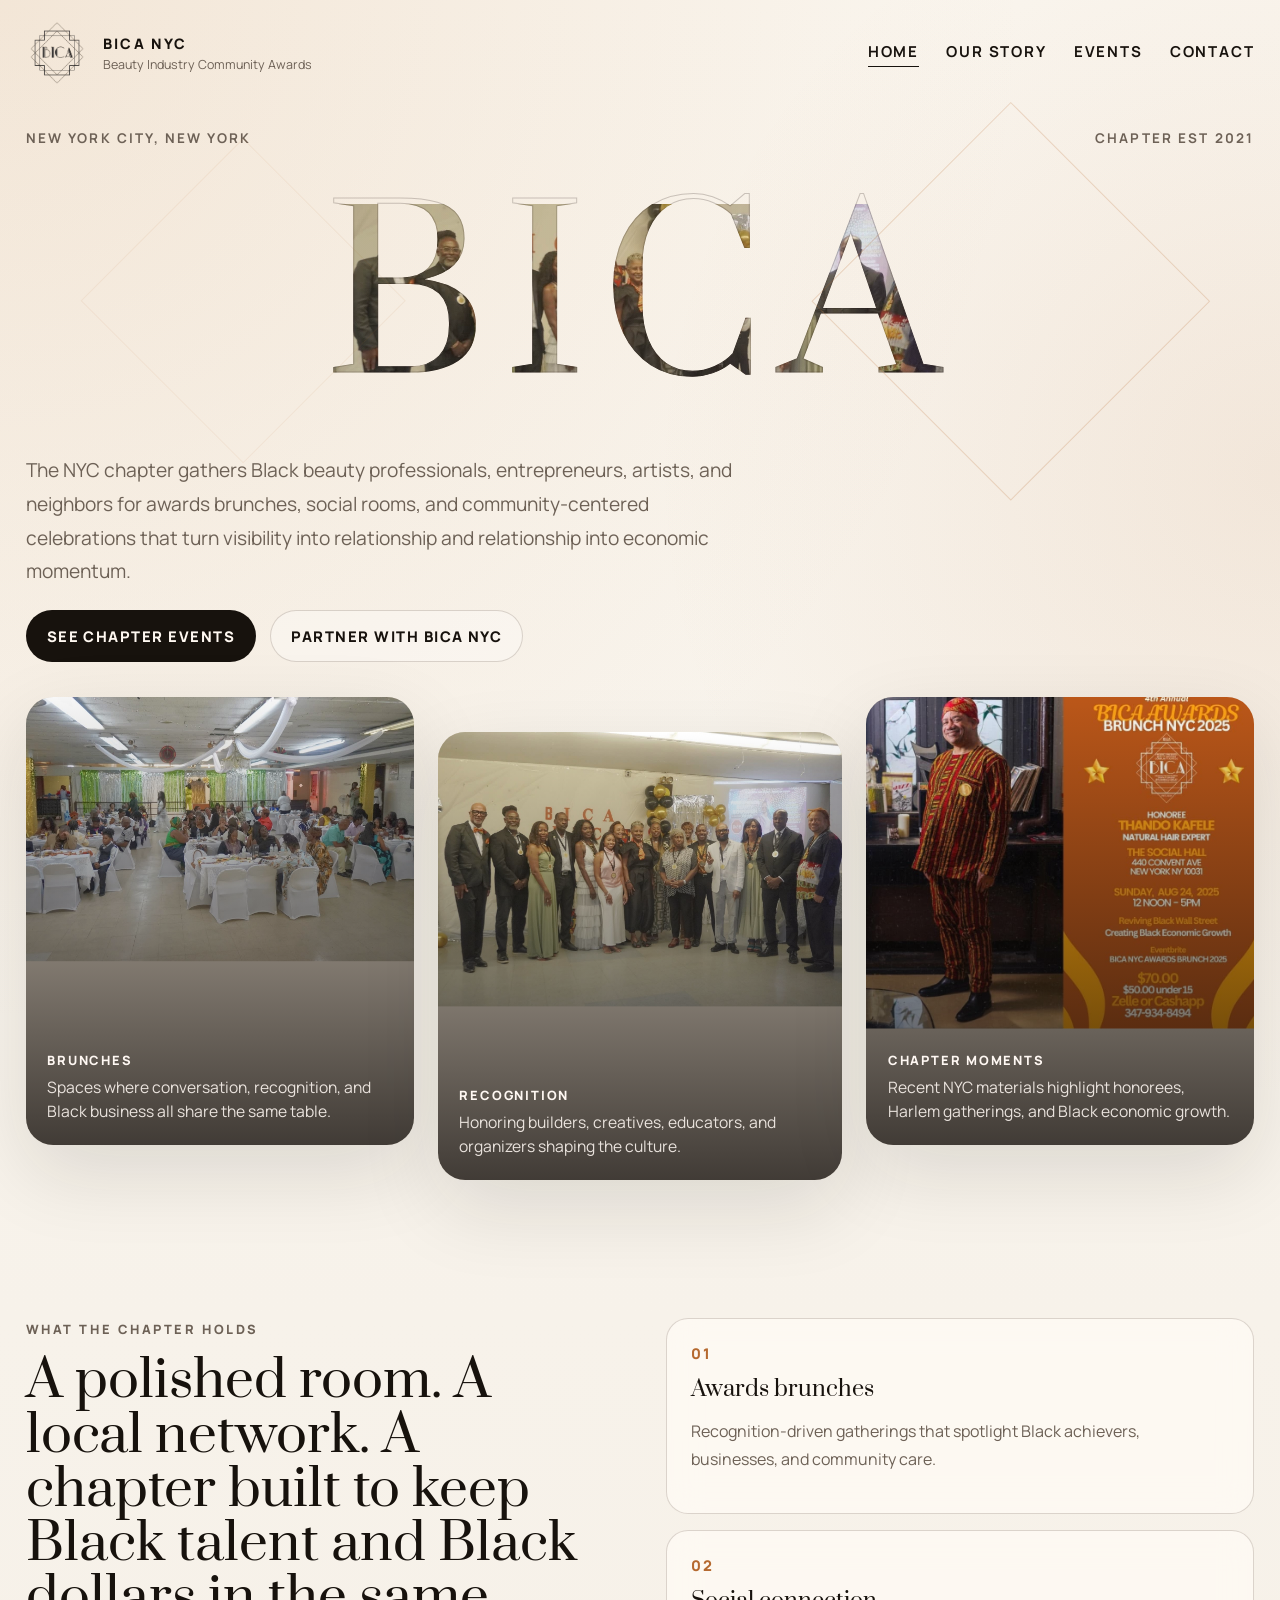
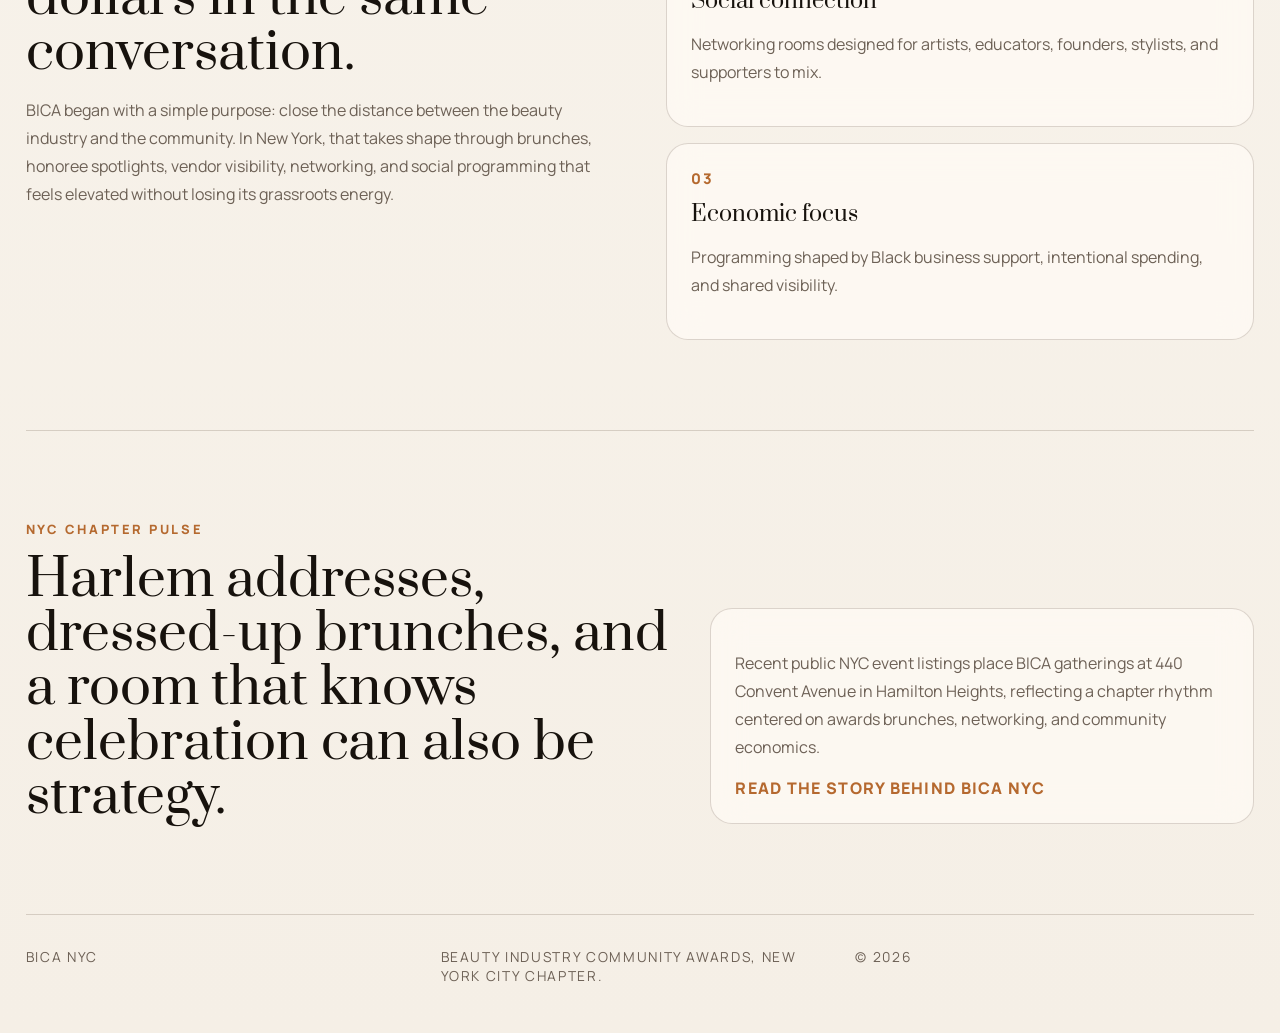
<file: index.html>
<!doctype html>
<html lang="en">
  <head>
    <meta charset="UTF-8" />
    <meta name="viewport" content="width=device-width, initial-scale=1.0" />
    <title>BICA NYC | Beauty Industry Community Awards</title>
    <meta
      name="description"
      content="BICA NYC celebrates Black beauty professionals, entrepreneurs, and community builders through awards brunches, social gatherings, and economic connection."
    />
    <link rel="icon" href="cleanIcon.png" type="image/png" />
    <link rel="preconnect" href="https://fonts.googleapis.com" />
    <link rel="preconnect" href="https://fonts.gstatic.com" crossorigin />
    <link
      href="https://fonts.googleapis.com/css2?family=Prata&family=Manrope:wght@400;500;600;700;800&display=swap"
      rel="stylesheet"
    />
    <link rel="stylesheet" href="styles.css" />
    <script src="app.js" defer></script>
  </head>
  <body data-page="home">
    <div class="page-shell">
      <header class="site-header">
        <a class="brand-lockup" href="index.html" aria-label="BICA NYC home">
          <img src="cleanIcon.png" alt="" />
          <div>
            <span>BICA NYC</span>
            <small>Beauty Industry Community Awards</small>
          </div>
        </a>
        <button class="menu-toggle" type="button" aria-expanded="false" aria-controls="site-nav">
          Menu
        </button>
        <nav class="site-nav" id="site-nav" aria-label="Primary navigation">
          <a href="index.html">Home</a>
          <a href="our-story.html">Our Story</a>
          <a href="events.html">Events</a>
          <a href="contact.html">Contact</a>
        </nav>
      </header>

      <main>
        <section class="hero hero-home">
          <div class="hero-rail">
            <p class="hero-meta">New York City, New York</p>
            <p class="hero-meta hero-meta-right">Chapter est 2021</p>
          </div>
          <div class="hero-wordmark-wrap">
            <h1 class="hero-wordmark">BICA</h1>
          </div>
          <div class="hero-intro">
            <p class="lede">
              The NYC chapter gathers Black beauty professionals, entrepreneurs, artists, and neighbors for
              awards brunches, social rooms, and community-centered celebrations that turn visibility into
              relationship and relationship into economic momentum.
            </p>
            <div class="hero-actions">
              <a class="button button-dark" href="events.html">See chapter events</a>
              <a class="button button-ghost" href="contact.html">Partner with BICA NYC</a>
            </div>
          </div>
          <div class="media-ribbon" data-auto-track>
            <article class="media-card media-card-tall">
              <img src="assets/banquet-room.jpg" alt="Guests seated at a BICA brunch gathering in New York." />
              <div class="media-copy">
                <span>Brunches</span>
                <p>Spaces where conversation, recognition, and Black business all share the same table.</p>
              </div>
            </article>
            <article class="media-card media-card-tall media-card-focus">
              <img
                src="assets/award-honorees.jpg"
                alt="BICA honorees and community leaders posing together after an awards celebration."
              />
              <div class="media-copy">
                <span>Recognition</span>
                <p>Honoring builders, creatives, educators, and organizers shaping the culture.</p>
              </div>
            </article>
            <article class="media-card media-card-tall">
              <img
                src="assets/nyc-brunch-2025-poster.jpg"
                alt="Poster for the 4th Annual BICA Awards Brunch NYC 2025."
              />
              <div class="media-copy">
                <span>Chapter moments</span>
                <p>Recent NYC materials highlight honorees, Harlem gatherings, and Black economic growth.</p>
              </div>
            </article>
          </div>
        </section>

        <section class="section split-section">
          <div class="section-copy">
            <p class="section-label">What the chapter holds</p>
            <h2>
              A polished room. A local network. A chapter built to keep Black talent and Black dollars in the
              same conversation.
            </h2>
            <p>
              BICA began with a simple purpose: close the distance between the beauty industry and the
              community. In New York, that takes shape through brunches, honoree spotlights, vendor
              visibility, networking, and social programming that feels elevated without losing its grassroots
              energy.
            </p>
          </div>
          <div class="stat-grid">
            <article>
              <span>01</span>
              <h3>Awards brunches</h3>
              <p>Recognition-driven gatherings that spotlight Black achievers, businesses, and community care.</p>
            </article>
            <article>
              <span>02</span>
              <h3>Social connection</h3>
              <p>Networking rooms designed for artists, educators, founders, stylists, and supporters to mix.</p>
            </article>
            <article>
              <span>03</span>
              <h3>Economic focus</h3>
              <p>Programming shaped by Black business support, intentional spending, and shared visibility.</p>
            </article>
          </div>
        </section>

        <section class="section chapter-band">
          <div class="chapter-band-copy">
            <p class="section-label">NYC Chapter Pulse</p>
            <h2>Harlem addresses, dressed-up brunches, and a room that knows celebration can also be strategy.</h2>
          </div>
          <div class="quote-panel">
            <p>
              Recent public NYC event listings place BICA gatherings at 440 Convent Avenue in Hamilton
              Heights, reflecting a chapter rhythm centered on awards brunches, networking, and community
              economics.
            </p>
            <a class="text-link" href="our-story.html">Read the story behind BICA NYC</a>
          </div>
        </section>
      </main>

      <footer class="site-footer">
        <p>BICA NYC</p>
        <p>Beauty Industry Community Awards, New York City chapter.</p>
        <p>&copy; <span data-year></span></p>
      </footer>
    </div>
  </body>
</html>
</file>
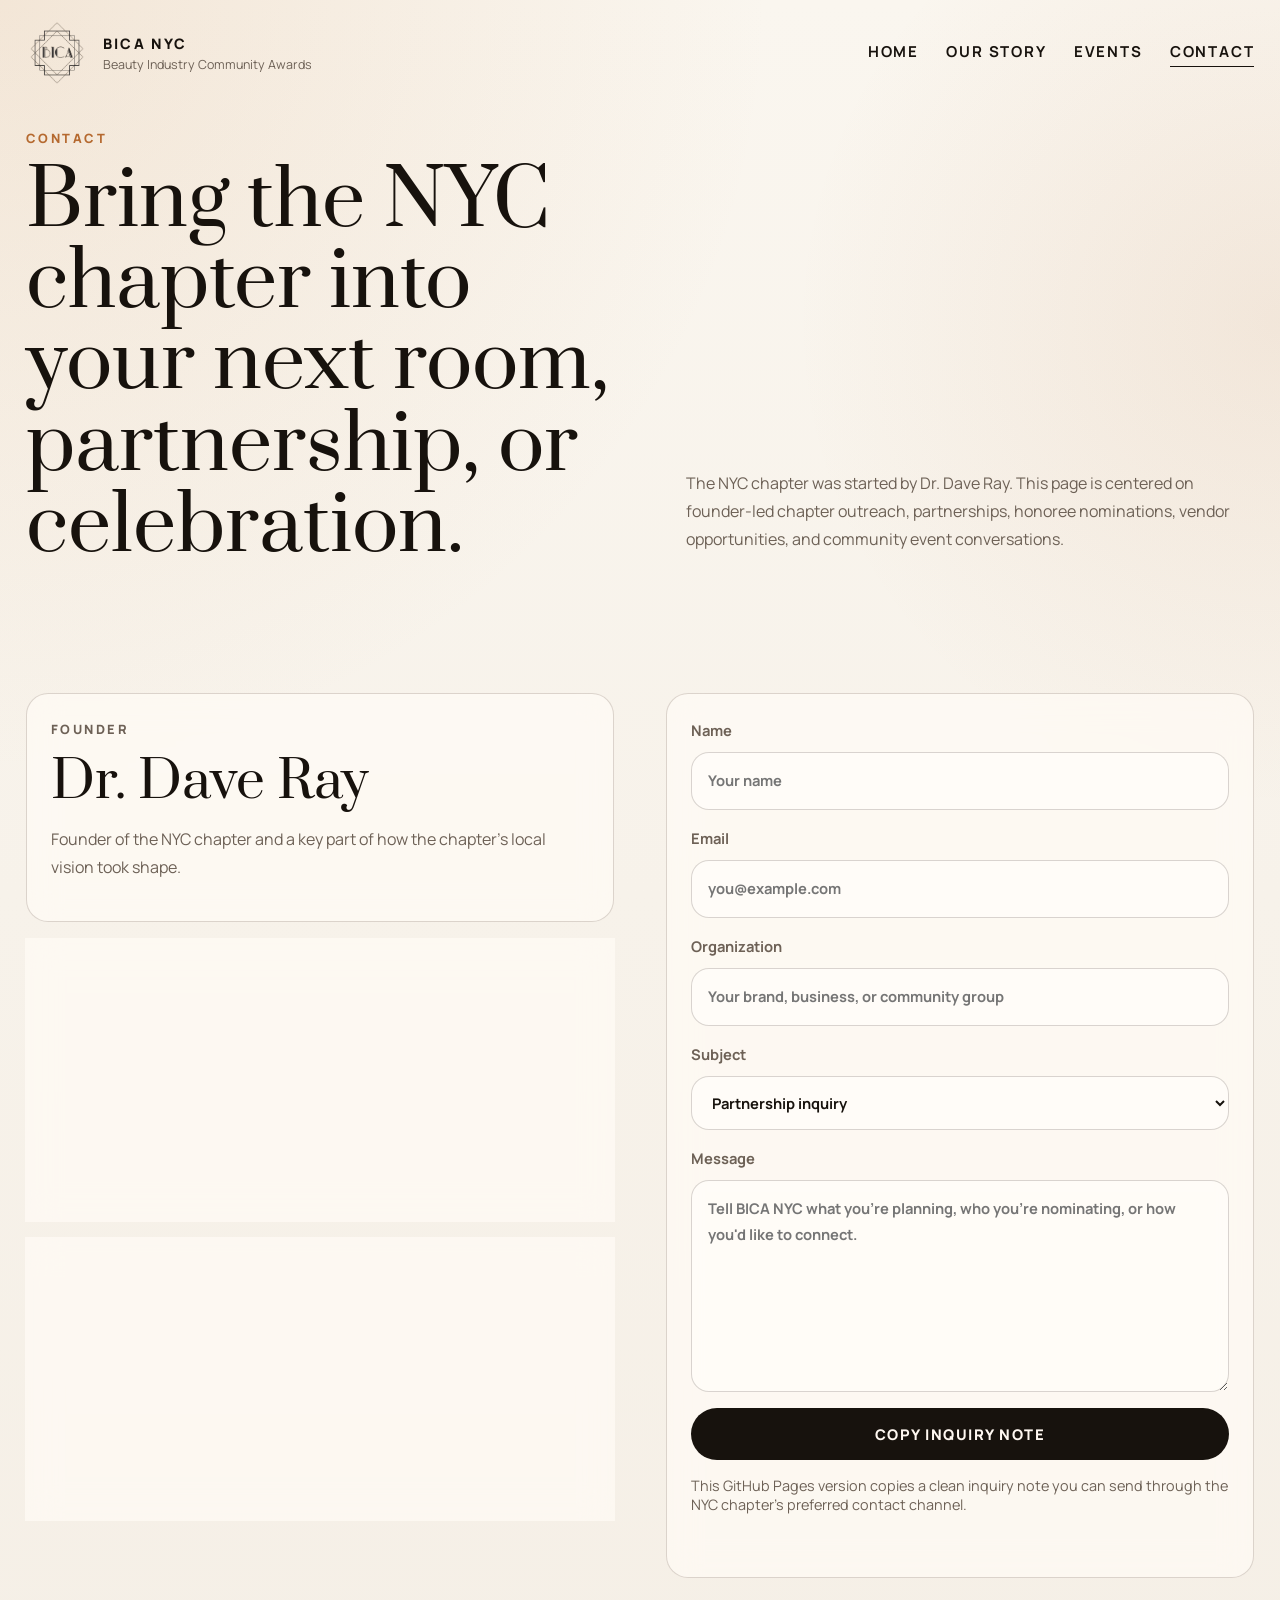
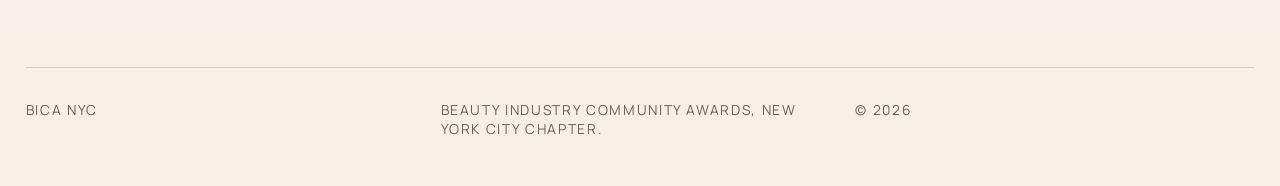
<file: contact.html>
<!doctype html>
<html lang="en">
  <head>
    <meta charset="UTF-8" />
    <meta name="viewport" content="width=device-width, initial-scale=1.0" />
    <title>Contact | BICA NYC</title>
    <meta
      name="description"
      content="Reach BICA NYC for partnerships, honoree nominations, vendor participation, and chapter event information."
    />
    <link rel="icon" href="cleanIcon.png" type="image/png" />
    <link rel="preconnect" href="https://fonts.googleapis.com" />
    <link rel="preconnect" href="https://fonts.gstatic.com" crossorigin />
    <link
      href="https://fonts.googleapis.com/css2?family=Prata&family=Manrope:wght@400;500;600;700;800&display=swap"
      rel="stylesheet"
    />
    <link rel="stylesheet" href="styles.css" />
    <script src="app.js" defer></script>
  </head>
  <body data-page="contact">
    <div class="page-shell">
      <header class="site-header">
        <a class="brand-lockup" href="index.html" aria-label="BICA NYC home">
          <img src="cleanIcon.png" alt="" />
          <div>
            <span>BICA NYC</span>
            <small>Beauty Industry Community Awards</small>
          </div>
        </a>
        <button class="menu-toggle" type="button" aria-expanded="false" aria-controls="site-nav">
          Menu
        </button>
        <nav class="site-nav" id="site-nav" aria-label="Primary navigation">
          <a href="index.html">Home</a>
          <a href="our-story.html">Our Story</a>
          <a href="events.html">Events</a>
          <a href="contact.html">Contact</a>
        </nav>
      </header>

      <main>
        <section class="page-hero">
          <div>
            <p class="section-label">Contact</p>
            <h1>Bring the NYC chapter into your next room, partnership, or celebration.</h1>
          </div>
          <p class="page-hero-copy">
            The NYC chapter was started by Dr. Dave Ray. This page is centered on founder-led chapter
            outreach, partnerships, honoree nominations, vendor opportunities, and community event
            conversations.
          </p>
        </section>

        <section class="section contact-layout">
          <div class="contact-stack">
            <article class="contact-card">
              <p class="section-label">Founder</p>
              <h2>Dr. Dave Ray</h2>
              <p>Founder of the NYC chapter and a key part of how the chapter’s local vision took shape.</p>
            </article>
            <article class="contact-card">
              <p class="section-label">Chapter focus</p>
              <h2>What to reach out about</h2>
              <p>Partnerships, honoree nominations, vendor participation, chapter updates, and social programming.</p>
            </article>
            <article class="contact-card">
              <p class="section-label">NYC chapter</p>
              <h2>Founder-led chapter building</h2>
              <p>The contact flow is designed for collaboration, local programming, and future NYC chapter growth.</p>
            </article>
          </div>

          <form class="contact-form" data-inquiry-form>
            <label>
              Name
              <input type="text" name="name" placeholder="Your name" required />
            </label>
            <label>
              Email
              <input type="email" name="email" placeholder="you@example.com" required />
            </label>
            <label>
              Organization
              <input type="text" name="organization" placeholder="Your brand, business, or community group" />
            </label>
            <label>
              Subject
              <select name="subject">
                <option value="Partnership inquiry">Partnership inquiry</option>
                <option value="Honoree nomination">Honoree nomination</option>
                <option value="Vendor interest">Vendor interest</option>
                <option value="General chapter question">General chapter question</option>
              </select>
            </label>
            <label>
              Message
              <textarea
                name="message"
                rows="7"
                placeholder="Tell BICA NYC what you're planning, who you're nominating, or how you'd like to connect."
                required
              ></textarea>
            </label>
            <button class="button button-dark" type="submit">Copy inquiry note</button>
            <p class="form-note">
              This GitHub Pages version copies a clean inquiry note you can send through the NYC chapter’s
              preferred contact channel.
            </p>
            <p class="form-status" data-form-status aria-live="polite"></p>
          </form>
        </section>
      </main>

      <footer class="site-footer">
        <p>BICA NYC</p>
        <p>Beauty Industry Community Awards, New York City chapter.</p>
        <p>&copy; <span data-year></span></p>
      </footer>
    </div>
  </body>
</html>
</file>
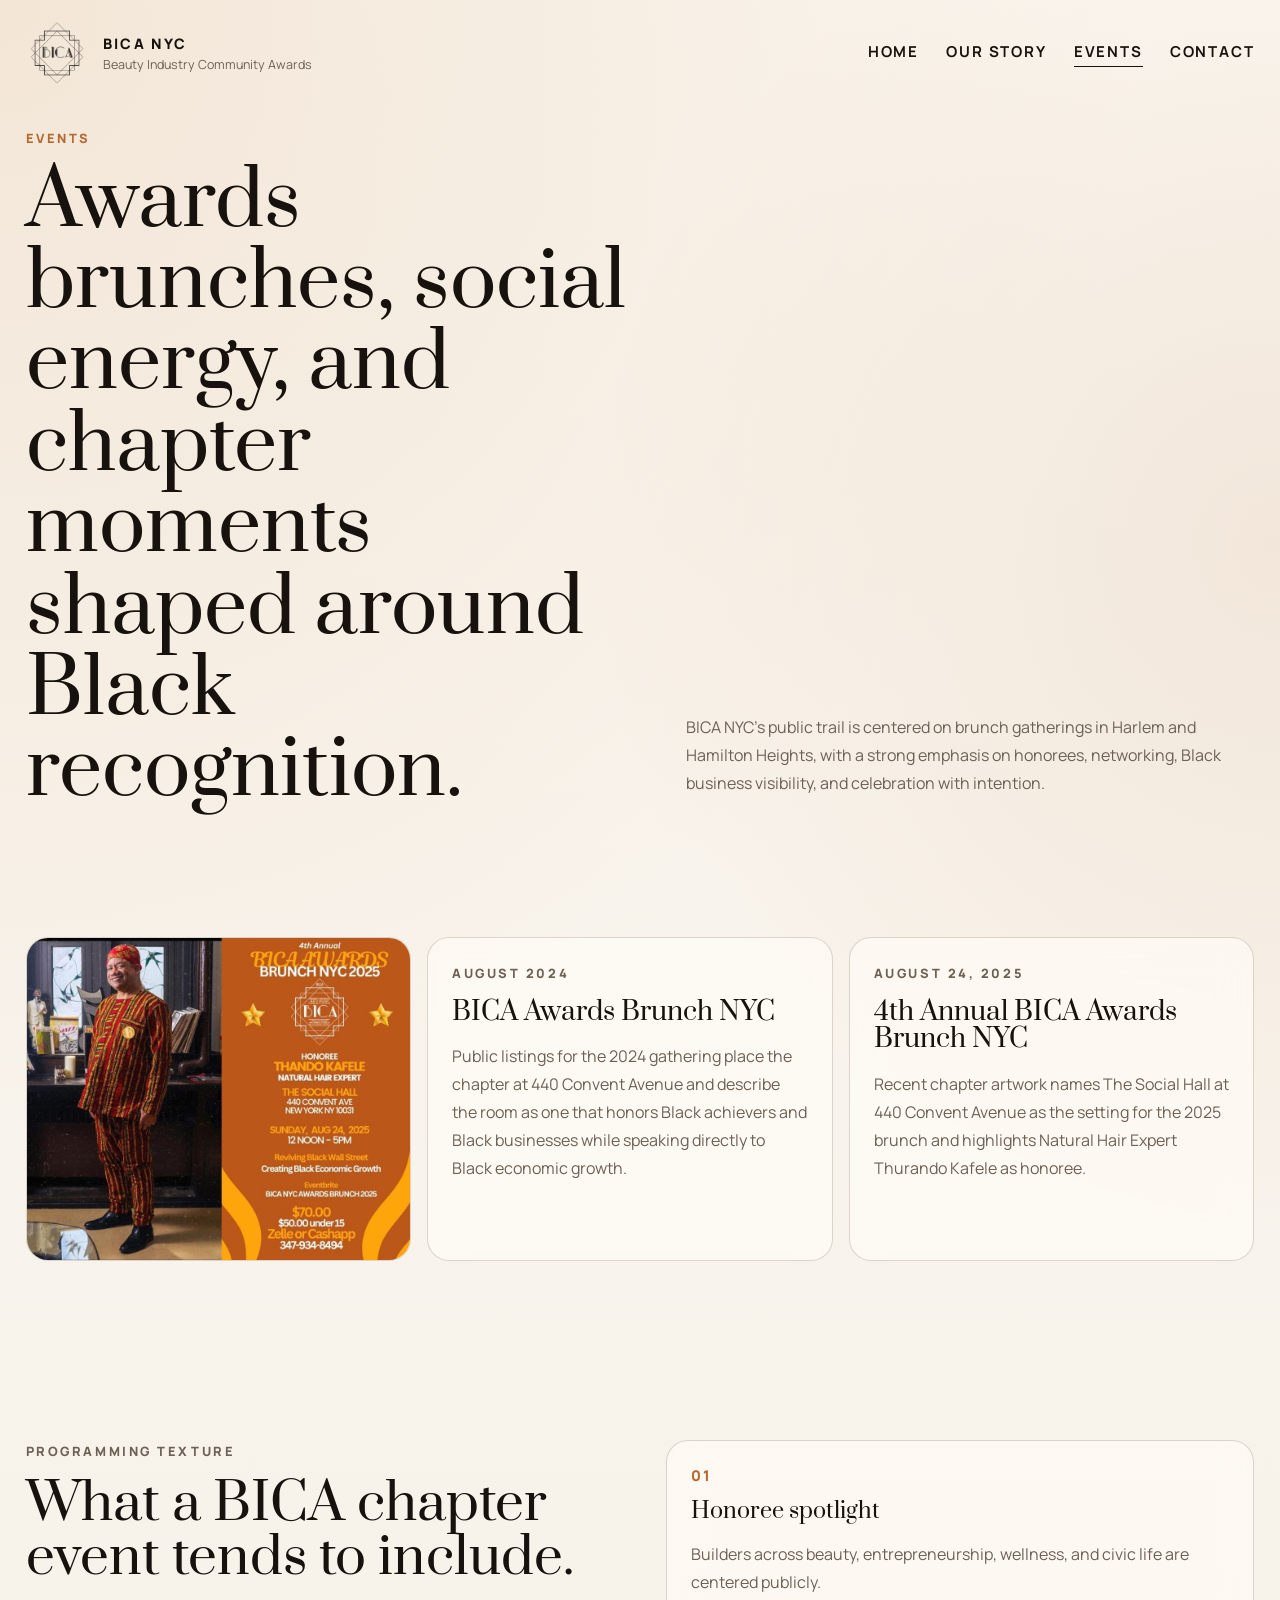
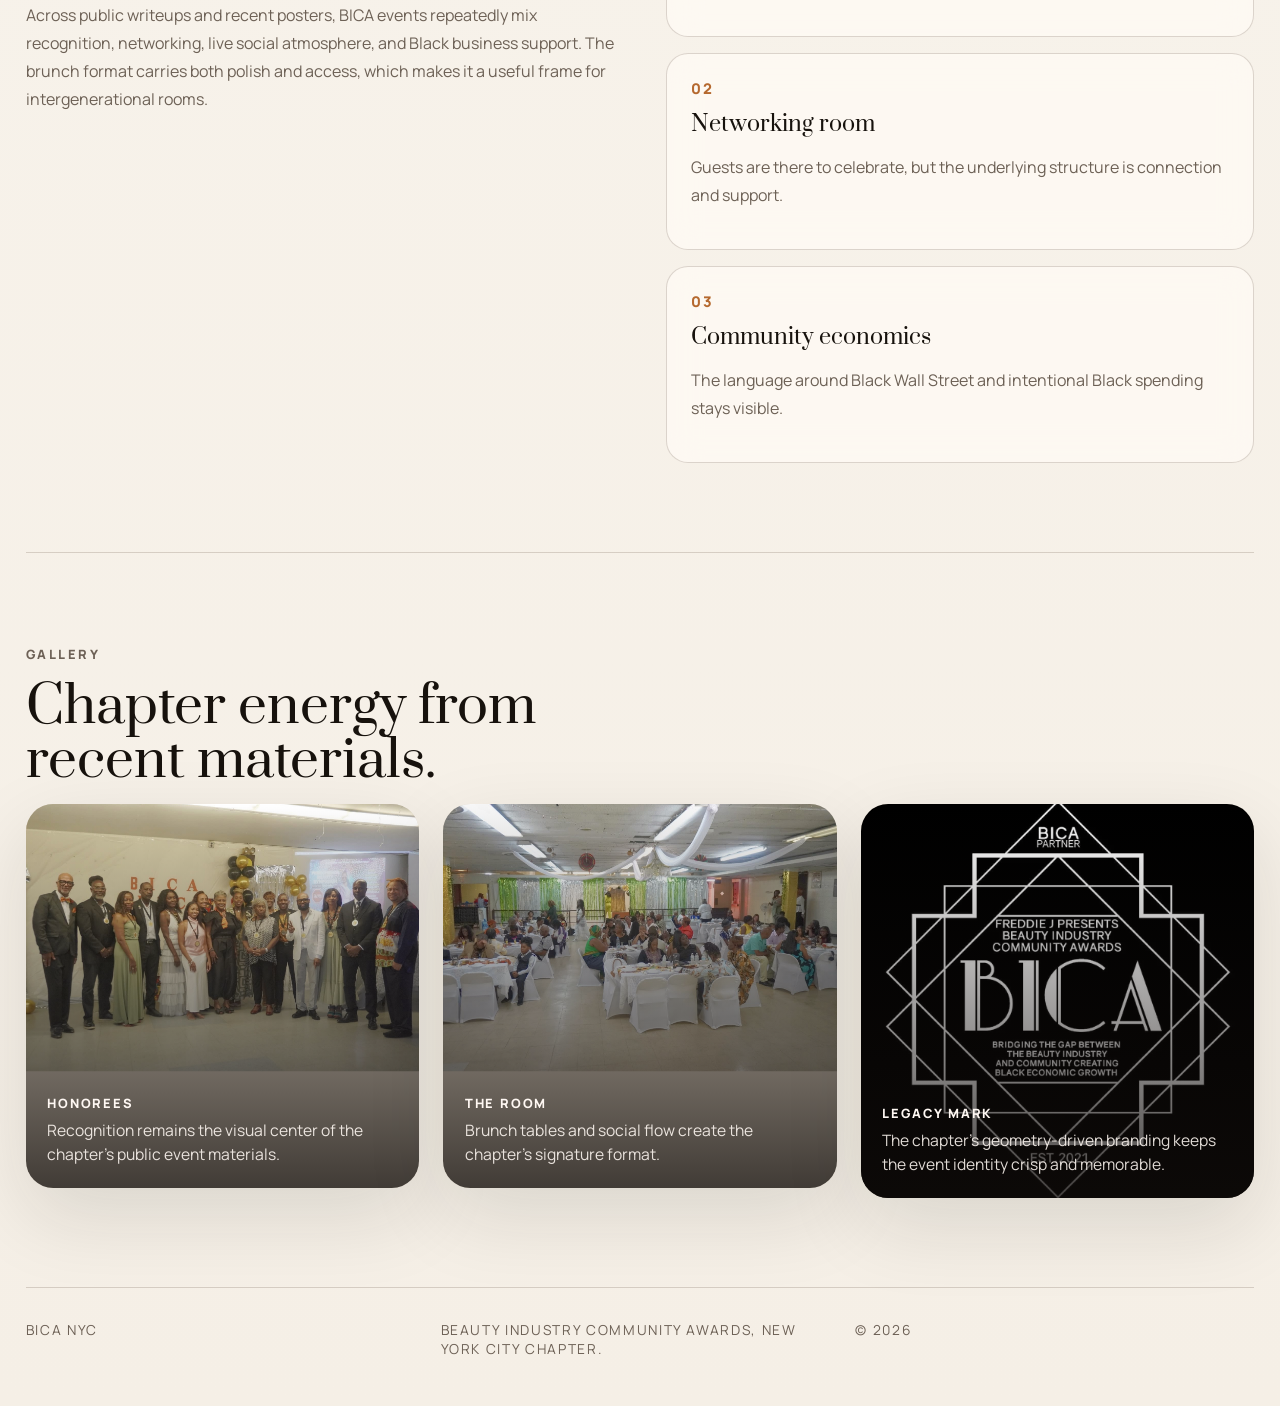
<file: events.html>
<!doctype html>
<html lang="en">
  <head>
    <meta charset="UTF-8" />
    <meta name="viewport" content="width=device-width, initial-scale=1.0" />
    <title>Events | BICA NYC</title>
    <meta
      name="description"
      content="See recent BICA NYC event highlights, awards brunch moments, and the chapter’s public event rhythm."
    />
    <link rel="icon" href="cleanIcon.png" type="image/png" />
    <link rel="preconnect" href="https://fonts.googleapis.com" />
    <link rel="preconnect" href="https://fonts.gstatic.com" crossorigin />
    <link
      href="https://fonts.googleapis.com/css2?family=Prata&family=Manrope:wght@400;500;600;700;800&display=swap"
      rel="stylesheet"
    />
    <link rel="stylesheet" href="styles.css" />
    <script src="app.js" defer></script>
  </head>
  <body data-page="events">
    <div class="page-shell">
      <header class="site-header">
        <a class="brand-lockup" href="index.html" aria-label="BICA NYC home">
          <img src="cleanIcon.png" alt="" />
          <div>
            <span>BICA NYC</span>
            <small>Beauty Industry Community Awards</small>
          </div>
        </a>
        <button class="menu-toggle" type="button" aria-expanded="false" aria-controls="site-nav">
          Menu
        </button>
        <nav class="site-nav" id="site-nav" aria-label="Primary navigation">
          <a href="index.html">Home</a>
          <a href="our-story.html">Our Story</a>
          <a href="events.html">Events</a>
          <a href="contact.html">Contact</a>
        </nav>
      </header>

      <main>
        <section class="page-hero">
          <div>
            <p class="section-label">Events</p>
            <h1>Awards brunches, social energy, and chapter moments shaped around Black recognition.</h1>
          </div>
          <p class="page-hero-copy">
            BICA NYC’s public trail is centered on brunch gatherings in Harlem and Hamilton Heights, with a
            strong emphasis on honorees, networking, Black business visibility, and celebration with intention.
          </p>
        </section>

        <section class="section event-grid">
          <article class="event-card event-card-image">
            <img src="assets/nyc-brunch-2025-poster.jpg" alt="Poster for BICA NYC Awards Brunch 2025." />
          </article>
          <article class="event-card">
            <p class="event-date">August 2024</p>
            <h2>BICA Awards Brunch NYC</h2>
            <p>
              Public listings for the 2024 gathering place the chapter at 440 Convent Avenue and describe the
              room as one that honors Black achievers and Black businesses while speaking directly to Black
              economic growth.
            </p>
          </article>
          <article class="event-card">
            <p class="event-date">August 24, 2025</p>
            <h2>4th Annual BICA Awards Brunch NYC</h2>
            <p>
              Recent chapter artwork names The Social Hall at 440 Convent Avenue as the setting for the 2025
              brunch and highlights Natural Hair Expert Thurando Kafele as honoree.
            </p>
          </article>
        </section>

        <section class="section split-section">
          <div class="section-copy">
            <p class="section-label">Programming texture</p>
            <h2>What a BICA chapter event tends to include.</h2>
            <p>
              Across public writeups and recent posters, BICA events repeatedly mix recognition, networking,
              live social atmosphere, and Black business support. The brunch format carries both polish and
              access, which makes it a useful frame for intergenerational rooms.
            </p>
          </div>
          <div class="stat-grid">
            <article>
              <span>01</span>
              <h3>Honoree spotlight</h3>
              <p>Builders across beauty, entrepreneurship, wellness, and civic life are centered publicly.</p>
            </article>
            <article>
              <span>02</span>
              <h3>Networking room</h3>
              <p>Guests are there to celebrate, but the underlying structure is connection and support.</p>
            </article>
            <article>
              <span>03</span>
              <h3>Community economics</h3>
              <p>The language around Black Wall Street and intentional Black spending stays visible.</p>
            </article>
          </div>
        </section>

        <section class="section gallery-section">
          <div class="section-copy">
            <p class="section-label">Gallery</p>
            <h2>Chapter energy from recent materials.</h2>
          </div>
          <div class="media-ribbon media-ribbon-secondary" data-auto-track>
            <article class="media-card">
              <img src="assets/award-honorees.jpg" alt="BICA honorees standing with medals after an awards event." />
              <div class="media-copy">
                <span>Honorees</span>
                <p>Recognition remains the visual center of the chapter’s public event materials.</p>
              </div>
            </article>
            <article class="media-card">
              <img src="assets/banquet-room.jpg" alt="Dining room setup for a BICA brunch event." />
              <div class="media-copy">
                <span>The room</span>
                <p>Brunch tables and social flow create the chapter’s signature format.</p>
              </div>
            </article>
            <article class="media-card">
              <img src="assets/bica-legacy-mark-source.png" alt="BICA geometric event artwork on a black background." />
              <div class="media-copy">
                <span>Legacy mark</span>
                <p>The chapter’s geometry-driven branding keeps the event identity crisp and memorable.</p>
              </div>
            </article>
          </div>
        </section>
      </main>

      <footer class="site-footer">
        <p>BICA NYC</p>
        <p>Beauty Industry Community Awards, New York City chapter.</p>
        <p>&copy; <span data-year></span></p>
      </footer>
    </div>
  </body>
</html>
</file>
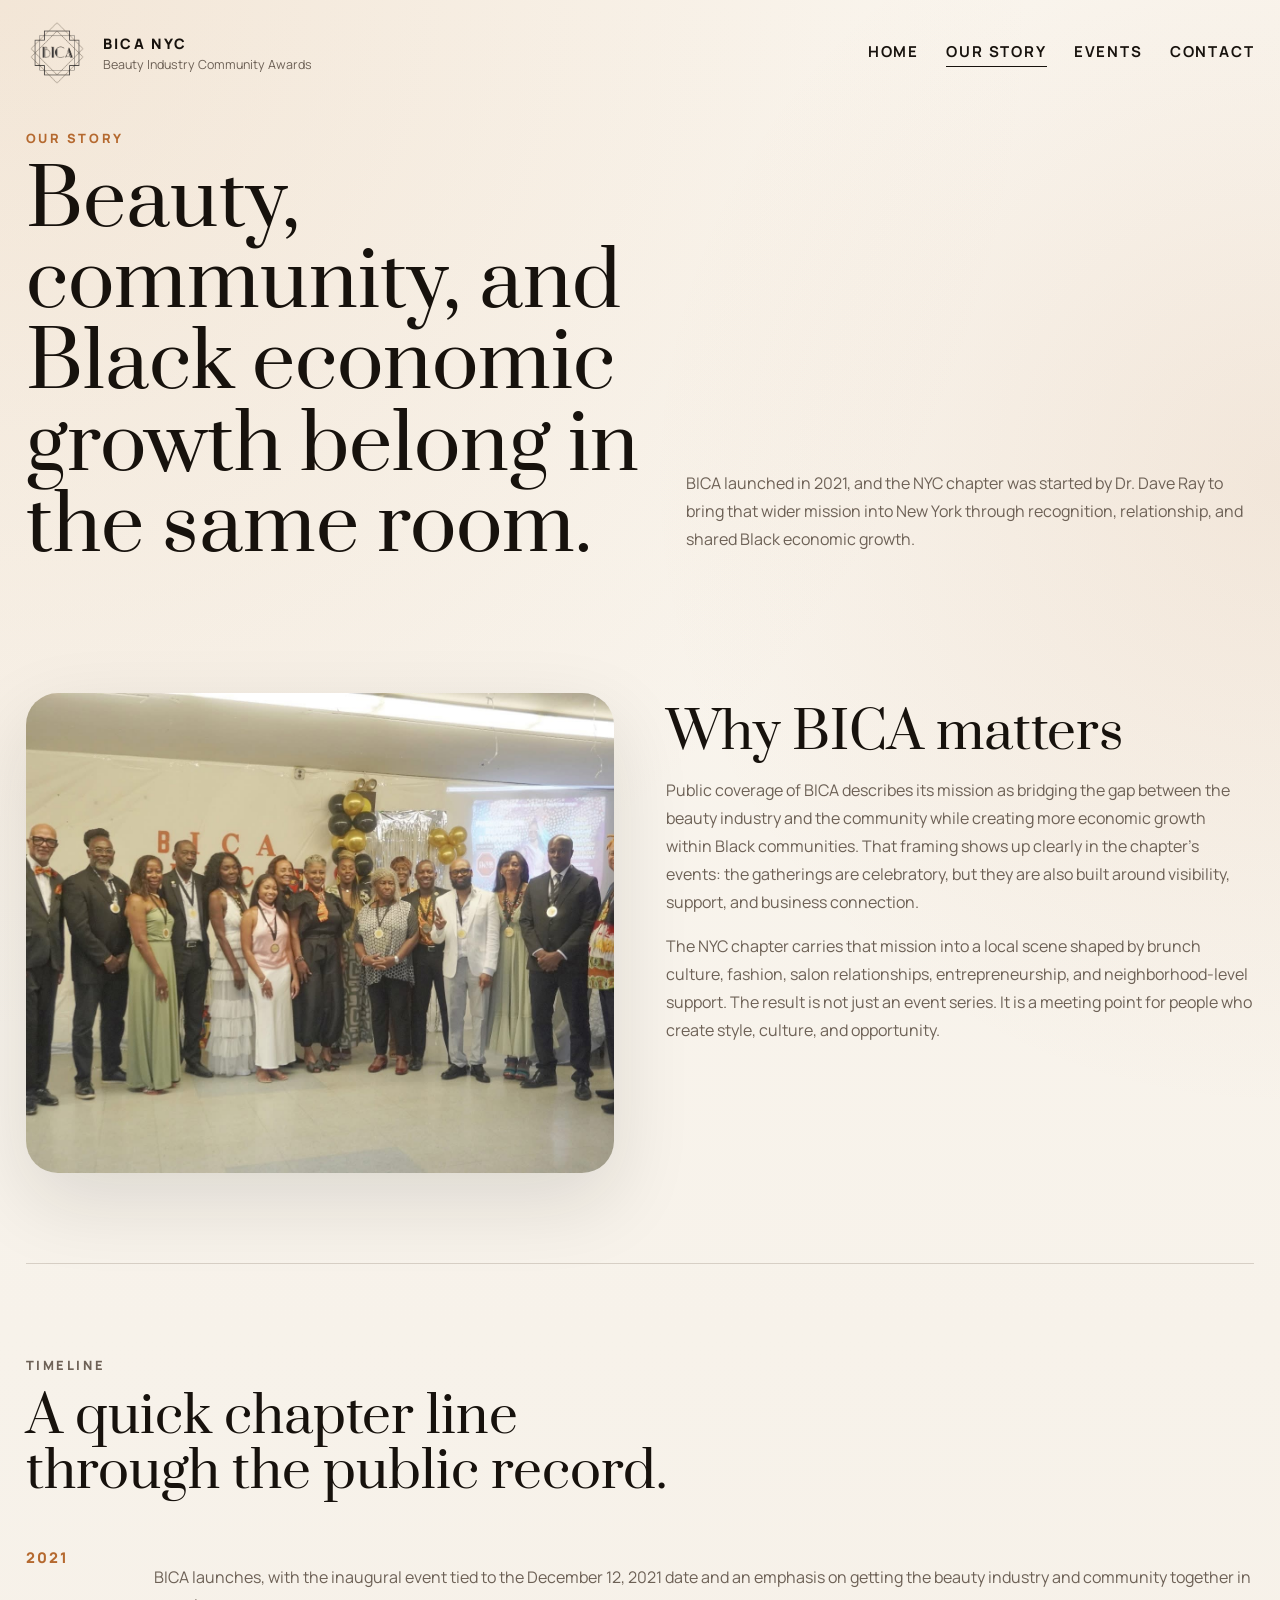
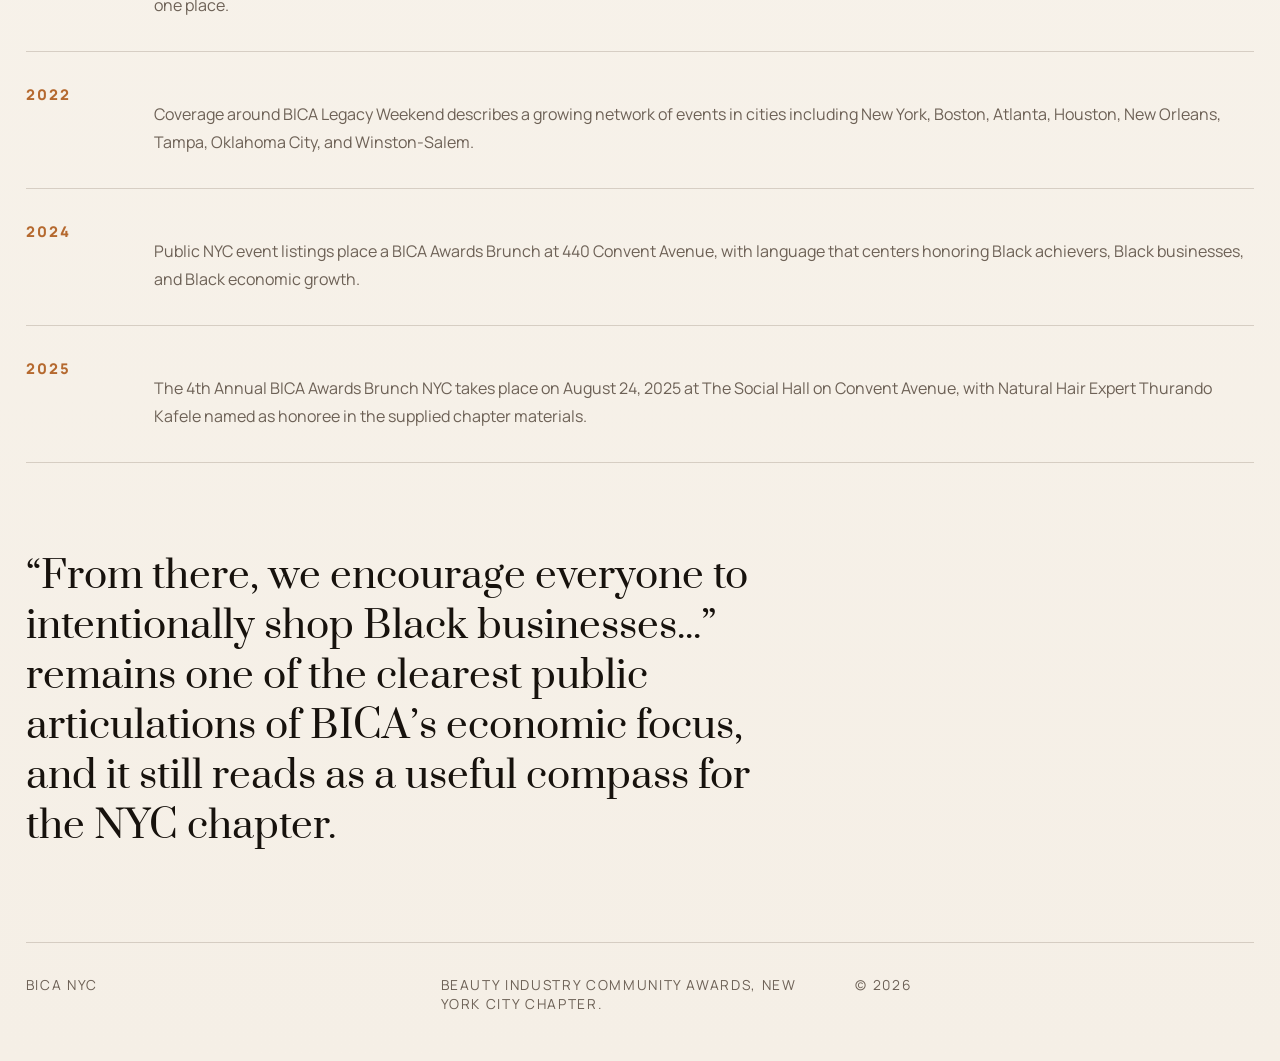
<file: our-story.html>
<!doctype html>
<html lang="en">
  <head>
    <meta charset="UTF-8" />
    <meta name="viewport" content="width=device-width, initial-scale=1.0" />
    <title>Our Story | BICA NYC</title>
    <meta
      name="description"
      content="Learn how BICA NYC connects Black beauty professionals and community members through recognition, networking, and economic growth."
    />
    <link rel="icon" href="cleanIcon.png" type="image/png" />
    <link rel="preconnect" href="https://fonts.googleapis.com" />
    <link rel="preconnect" href="https://fonts.gstatic.com" crossorigin />
    <link
      href="https://fonts.googleapis.com/css2?family=Prata&family=Manrope:wght@400;500;600;700;800&display=swap"
      rel="stylesheet"
    />
    <link rel="stylesheet" href="styles.css" />
    <script src="app.js" defer></script>
  </head>
  <body data-page="story">
    <div class="page-shell">
      <header class="site-header">
        <a class="brand-lockup" href="index.html" aria-label="BICA NYC home">
          <img src="cleanIcon.png" alt="" />
          <div>
            <span>BICA NYC</span>
            <small>Beauty Industry Community Awards</small>
          </div>
        </a>
        <button class="menu-toggle" type="button" aria-expanded="false" aria-controls="site-nav">
          Menu
        </button>
        <nav class="site-nav" id="site-nav" aria-label="Primary navigation">
          <a href="index.html">Home</a>
          <a href="our-story.html">Our Story</a>
          <a href="events.html">Events</a>
          <a href="contact.html">Contact</a>
        </nav>
      </header>

      <main>
        <section class="page-hero">
          <div>
            <p class="section-label">Our Story</p>
            <h1>Beauty, community, and Black economic growth belong in the same room.</h1>
          </div>
          <p class="page-hero-copy">
            BICA launched in 2021, and the NYC chapter was started by Dr. Dave Ray to bring that wider
            mission into New York through recognition, relationship, and shared Black economic growth.
          </p>
        </section>

        <section class="section story-grid">
          <figure class="story-figure">
            <img src="assets/award-honorees.jpg" alt="BICA award honorees standing together in front of a chapter backdrop." />
          </figure>
          <div class="story-column">
            <h2>Why BICA matters</h2>
            <p>
              Public coverage of BICA describes its mission as bridging the gap between the beauty industry and
              the community while creating more economic growth within Black communities. That framing shows up
              clearly in the chapter’s events: the gatherings are celebratory, but they are also built around
              visibility, support, and business connection.
            </p>
            <p>
              The NYC chapter carries that mission into a local scene shaped by brunch culture, fashion, salon
              relationships, entrepreneurship, and neighborhood-level support. The result is not just an event
              series. It is a meeting point for people who create style, culture, and opportunity.
            </p>
          </div>
        </section>

        <section class="section timeline-section">
          <div class="section-copy">
            <p class="section-label">Timeline</p>
            <h2>A quick chapter line through the public record.</h2>
          </div>
          <div class="timeline-list">
            <article>
              <span>2021</span>
              <p>
                BICA launches, with the inaugural event tied to the December 12, 2021 date and an emphasis on
                getting the beauty industry and community together in one place.
              </p>
            </article>
            <article>
              <span>2022</span>
              <p>
                Coverage around BICA Legacy Weekend describes a growing network of events in cities including
                New York, Boston, Atlanta, Houston, New Orleans, Tampa, Oklahoma City, and Winston-Salem.
              </p>
            </article>
            <article>
              <span>2024</span>
              <p>
                Public NYC event listings place a BICA Awards Brunch at 440 Convent Avenue, with language that
                centers honoring Black achievers, Black businesses, and Black economic growth.
              </p>
            </article>
            <article>
              <span>2025</span>
              <p>
                The 4th Annual BICA Awards Brunch NYC takes place on August 24, 2025 at The Social Hall on
                Convent Avenue, with Natural Hair Expert Thurando Kafele named as honoree in the supplied
                chapter materials.
              </p>
            </article>
          </div>
        </section>

        <section class="section pull-quote">
          <p>
            “From there, we encourage everyone to intentionally shop Black businesses...” remains one of the
            clearest public articulations of BICA’s economic focus, and it still reads as a useful compass for
            the NYC chapter.
          </p>
        </section>
      </main>

      <footer class="site-footer">
        <p>BICA NYC</p>
        <p>Beauty Industry Community Awards, New York City chapter.</p>
        <p>&copy; <span data-year></span></p>
      </footer>
    </div>
  </body>
</html>
</file>
<file: styles.css>
:root {
  --bg: #f7f2ea;
  --bg-strong: #f1e8d9;
  --surface: rgba(255, 251, 245, 0.72);
  --surface-strong: #fffaf4;
  --ink: #17120d;
  --muted: #6d6156;
  --bronze: #b5692f;
  --bronze-soft: #d8a56f;
  --line: rgba(68, 48, 31, 0.18);
  --shadow: 0 28px 80px rgba(28, 21, 17, 0.12);
  --radius-lg: 32px;
  --radius-md: 22px;
  --radius-sm: 14px;
  --max-width: 1320px;
  --gutter: clamp(1.2rem, 2vw, 2rem);
}

*,
*::before,
*::after {
  box-sizing: border-box;
}

html {
  scroll-behavior: smooth;
}

body {
  margin: 0;
  min-height: 100vh;
  font-family: "Manrope", sans-serif;
  color: var(--ink);
  background:
    radial-gradient(circle at top left, rgba(214, 166, 118, 0.2), transparent 35%),
    radial-gradient(circle at 100% 18%, rgba(181, 105, 47, 0.1), transparent 25%),
    linear-gradient(180deg, #faf6ef 0%, var(--bg) 50%, #f5efe6 100%);
}

img {
  display: block;
  max-width: 100%;
}

a {
  color: inherit;
  text-decoration: none;
}

button,
input,
select,
textarea {
  font: inherit;
}

.page-shell {
  width: min(100%, calc(var(--max-width) + 2 * var(--gutter)));
  margin: 0 auto;
  padding: 0 var(--gutter) 2rem;
}

.site-header {
  display: flex;
  align-items: center;
  justify-content: space-between;
  gap: 1.25rem;
  padding: 1.4rem 0 0.8rem;
}

.brand-lockup {
  display: inline-flex;
  align-items: center;
  gap: 0.95rem;
  min-width: 0;
}

.brand-lockup img {
  width: 62px;
  height: 62px;
  flex: none;
  object-fit: contain;
  object-position: center;
}

.brand-lockup span,
.brand-lockup small {
  display: block;
}

.brand-lockup span {
  font-size: 0.9rem;
  font-weight: 800;
  letter-spacing: 0.16em;
  text-transform: uppercase;
}

.brand-lockup small {
  margin-top: 0.18rem;
  color: var(--muted);
  font-size: 0.78rem;
}

.site-nav {
  display: inline-flex;
  align-items: center;
  gap: 1.7rem;
}

.site-nav a {
  position: relative;
  padding-bottom: 0.18rem;
  font-size: 0.94rem;
  font-weight: 700;
  letter-spacing: 0.12em;
  text-transform: uppercase;
}

.site-nav a::after {
  content: "";
  position: absolute;
  left: 0;
  bottom: -0.1rem;
  width: 100%;
  height: 1px;
  background: currentColor;
  transform: scaleX(0);
  transform-origin: right;
  transition: transform 180ms ease;
}

.site-nav a:hover::after,
.site-nav a[aria-current="page"]::after {
  transform: scaleX(1);
  transform-origin: left;
}

.menu-toggle {
  display: none;
  border: 0;
  background: transparent;
  padding: 0.5rem 0.2rem;
  font-size: 0.85rem;
  font-weight: 800;
  letter-spacing: 0.16em;
  text-transform: uppercase;
  color: var(--ink);
}

.hero {
  padding: 1.4rem 0 3rem;
}

.hero-rail {
  display: flex;
  justify-content: space-between;
  gap: 1rem;
  padding-top: 0.6rem;
}

.hero-meta {
  margin: 0;
  max-width: 18rem;
  color: var(--muted);
  font-size: 0.84rem;
  font-weight: 700;
  letter-spacing: 0.16em;
  text-transform: uppercase;
}

.hero-meta-right {
  text-align: right;
}

.hero-wordmark-wrap {
  position: relative;
  display: grid;
  place-items: center;
  min-height: clamp(13rem, 24vw, 22rem);
  padding: clamp(1rem, 4vw, 2rem) 0 clamp(1.2rem, 2vw, 1.6rem);
}

.hero-wordmark-wrap::before,
.hero-wordmark-wrap::after {
  content: "";
  position: absolute;
  top: 50%;
  width: clamp(12rem, 22vw, 22rem);
  aspect-ratio: 1;
  border: 1px solid rgba(181, 105, 47, 0.22);
  transform: translateY(-50%) rotate(45deg);
}

.hero-wordmark-wrap::before {
  right: clamp(2.5rem, 8vw, 9rem);
}

.hero-wordmark-wrap::after {
  width: clamp(10rem, 18vw, 18rem);
  left: clamp(2.5rem, 8vw, 9rem);
  opacity: 0.35;
}

.hero-wordmark {
  margin: 0;
  font-family: "Prata", "Times New Roman", serif;
  font-size: clamp(5rem, 17vw, 13.8rem);
  font-weight: 400;
  line-height: 0.92;
  letter-spacing: 0.08em;
  text-align: center;
  text-transform: uppercase;
  color: transparent;
  background-image:
    linear-gradient(135deg, rgba(20, 15, 10, 0.12), rgba(181, 105, 47, 0.08)),
    url("assets/award-honorees.jpg");
  background-size: cover;
  background-position: center 42%;
  -webkit-background-clip: text;
  background-clip: text;
  -webkit-text-stroke: 1px rgba(35, 23, 16, 0.22);
}

.hero-intro {
  display: grid;
  justify-items: start;
  gap: 1.3rem;
  margin: 0 auto 2.2rem;
}

.lede,
.page-hero-copy,
.section-copy p,
.stat-grid p,
.event-card p,
.story-column p,
.timeline-list p,
.contact-card p,
.contact-form label,
.quote-panel p,
.pull-quote p {
  color: var(--muted);
  line-height: 1.75;
}

.lede {
  margin: 0;
  max-width: 46rem;
  font-size: clamp(1rem, 1vw + 0.85rem, 1.2rem);
}

.hero-actions {
  display: flex;
  gap: 0.9rem;
  flex-wrap: wrap;
  justify-content: flex-start;
}

.button {
  display: inline-flex;
  align-items: center;
  justify-content: center;
  min-height: 3.25rem;
  padding: 0.85rem 1.25rem;
  border-radius: 999px;
  border: 1px solid transparent;
  font-size: 0.92rem;
  font-weight: 800;
  letter-spacing: 0.1em;
  text-transform: uppercase;
  transition:
    transform 180ms ease,
    border-color 180ms ease,
    background-color 180ms ease;
}

.button:hover {
  transform: translateY(-1px);
}

.button-dark {
  background: var(--ink);
  color: #fff8f1;
}

.button-ghost {
  border-color: var(--line);
  background: rgba(255, 255, 255, 0.3);
}

.media-ribbon {
  display: grid;
  grid-template-columns: minmax(0, 0.96fr) minmax(0, 1fr) minmax(0, 0.96fr);
  gap: 1.5rem;
  align-items: start;
}

.media-card {
  position: relative;
  overflow: hidden;
  border-radius: clamp(1.7rem, 2vw, 2.4rem);
  min-height: 28rem;
  background: #ddd2c2;
  box-shadow: var(--shadow);
}

.media-card::after {
  content: "";
  position: absolute;
  inset: 0;
  background: linear-gradient(180deg, transparent 0%, rgba(16, 12, 10, 0.76) 100%);
}

.media-card img {
  width: 100%;
  height: 100%;
  object-fit: cover;
  transform: scale(1.04);
  animation: frame-drift 18s ease-in-out infinite alternate;
}

.media-card-focus {
  margin-top: 2.2rem;
}

.media-copy {
  position: absolute;
  inset: auto 0 0;
  z-index: 1;
  padding: 1.35rem;
  color: #fff8f3;
}

.media-copy span {
  display: block;
  margin-bottom: 0.35rem;
  font-size: 0.8rem;
  font-weight: 800;
  letter-spacing: 0.14em;
  text-transform: uppercase;
}

.media-copy p {
  margin: 0;
  font-size: 0.98rem;
  line-height: 1.55;
  color: rgba(255, 248, 243, 0.88);
}

.section {
  padding: clamp(3.6rem, 7vw, 6rem) 0;
}

.split-section,
.contact-layout,
.story-grid {
  display: grid;
  grid-template-columns: repeat(2, minmax(0, 1fr));
  gap: clamp(1.8rem, 4vw, 4rem);
  align-items: start;
}

.section-label,
.event-date {
  margin: 0 0 0.9rem;
  color: var(--bronze);
  font-size: 0.8rem;
  font-weight: 800;
  letter-spacing: 0.2em;
  text-transform: uppercase;
}

h1,
h2,
h3 {
  margin: 0;
  font-family: "Prata", "Times New Roman", serif;
  font-weight: 400;
  line-height: 1.06;
}

h1 {
  font-size: clamp(2.8rem, 6vw, 5.4rem);
}

h2 {
  font-size: clamp(2rem, 4vw, 3.3rem);
}

h3 {
  font-size: 1.35rem;
}

.section-copy h2,
.story-column h2 {
  margin-bottom: 1rem;
  max-width: 18ch;
}

.stat-grid {
  display: grid;
  gap: 1rem;
}

.stat-grid article,
.event-card,
.contact-card,
.contact-form,
.quote-panel {
  position: relative;
  overflow: hidden;
  padding: 1.5rem;
  border: 1px solid var(--line);
  border-radius: var(--radius-md);
  background: var(--surface);
  backdrop-filter: blur(16px);
}

.stat-grid article span {
  display: block;
  margin-bottom: 1rem;
  color: var(--bronze);
  font-size: 0.92rem;
  font-weight: 800;
  letter-spacing: 0.14em;
}

.stat-grid h3 {
  margin-bottom: 0.75rem;
}

.chapter-band {
  display: grid;
  grid-template-columns: minmax(0, 1.1fr) minmax(18rem, 0.9fr);
  gap: 1.25rem;
  align-items: end;
  border-top: 1px solid var(--line);
}

.chapter-band-copy h2 {
  max-width: 18ch;
}

.text-link {
  color: var(--bronze);
  font-weight: 800;
  letter-spacing: 0.08em;
  text-transform: uppercase;
}

.page-hero {
  display: grid;
  grid-template-columns: minmax(0, 1.05fr) minmax(0, 0.95fr);
  gap: 2rem;
  align-items: end;
  padding: 2rem 0 2.2rem;
}

.page-hero h1 {
  max-width: 12ch;
}

.story-figure {
  margin: 0;
  overflow: hidden;
  border-radius: var(--radius-lg);
  box-shadow: var(--shadow);
}

.story-figure img {
  width: 100%;
  height: 100%;
  min-height: 30rem;
  object-fit: cover;
}

.story-column {
  padding-top: 0.8rem;
}

.timeline-section {
  border-top: 1px solid var(--line);
}

.timeline-list {
  display: grid;
  gap: 1rem;
  margin-top: 2rem;
}

.timeline-list article {
  display: grid;
  grid-template-columns: 7rem minmax(0, 1fr);
  gap: 1rem;
  padding: 1rem 0;
  border-bottom: 1px solid var(--line);
}

.timeline-list span {
  color: var(--bronze);
  font-size: 0.92rem;
  font-weight: 800;
  letter-spacing: 0.14em;
  text-transform: uppercase;
}

.pull-quote {
  padding-top: 0;
}

.pull-quote p {
  max-width: 28ch;
  margin: 0;
  font-family: "Prata", "Times New Roman", serif;
  font-size: clamp(1.8rem, 3vw, 2.7rem);
  line-height: 1.3;
  color: var(--ink);
}

.event-grid {
  display: grid;
  grid-template-columns: minmax(0, 0.95fr) repeat(2, minmax(0, 1fr));
  gap: 1rem;
}

.event-card {
  min-height: 100%;
}

.event-card h2 {
  margin-bottom: 0.8rem;
  font-size: clamp(1.6rem, 2vw, 2rem);
}

.event-card-image {
  padding: 0;
}

.event-card-image img {
  width: 100%;
  height: 100%;
  object-fit: cover;
}

.gallery-section {
  border-top: 1px solid var(--line);
}

.media-ribbon-secondary {
  grid-template-columns: repeat(3, minmax(0, 1fr));
}

.media-ribbon-secondary .media-card {
  min-height: 24rem;
}

.contact-stack {
  display: grid;
  gap: 1rem;
}

.contact-form {
  display: grid;
  gap: 1rem;
}

.contact-form label {
  display: grid;
  gap: 0.5rem;
  font-size: 0.92rem;
  font-weight: 700;
}

.contact-form input,
.contact-form select,
.contact-form textarea {
  width: 100%;
  border: 1px solid rgba(47, 32, 18, 0.18);
  border-radius: 18px;
  padding: 0.95rem 1rem;
  background: rgba(255, 253, 249, 0.85);
  color: var(--ink);
}

.contact-form textarea {
  resize: vertical;
}

.form-note {
  margin: 0;
  color: var(--muted);
  font-size: 0.9rem;
}

.form-status {
  min-height: 1.4rem;
  margin: 0;
  color: var(--bronze);
  font-size: 0.9rem;
  font-weight: 700;
}

.site-footer {
  display: grid;
  grid-template-columns: repeat(3, minmax(0, 1fr));
  gap: 1rem;
  padding: 2rem 0 1rem;
  border-top: 1px solid var(--line);
  color: var(--muted);
  font-size: 0.86rem;
  text-transform: uppercase;
  letter-spacing: 0.12em;
}

.site-footer p {
  margin: 0;
}

@keyframes frame-drift {
  0% {
    transform: scale(1.04) translate3d(-1.5%, -1%, 0);
  }
  100% {
    transform: scale(1.08) translate3d(1.5%, 1%, 0);
  }
}

@media (max-width: 980px) {
  .hero-intro,
  .page-hero,
  .split-section,
  .contact-layout,
  .story-grid,
  .chapter-band,
  .event-grid,
  .site-footer {
    grid-template-columns: 1fr;
  }

  .hero-intro {
    display: grid;
  }

  .hero-meta-right {
    text-align: left;
  }

  .hero-wordmark-wrap {
    min-height: auto;
  }

  .hero-wordmark-wrap::before {
    right: 1rem;
  }

  .hero-wordmark-wrap::after {
    left: 1rem;
  }

  .media-ribbon,
  .media-ribbon-secondary {
    grid-template-columns: 1fr;
  }

  .media-card-focus {
    margin-top: 0;
  }

  .story-figure img {
    min-height: 24rem;
  }

  .site-footer {
    gap: 0.45rem;
  }
}

@media (max-width: 820px) {
  .site-header {
    align-items: flex-start;
    flex-wrap: wrap;
  }

  .menu-toggle {
    display: inline-flex;
    margin-left: auto;
  }

  .site-nav {
    display: none;
    width: 100%;
    flex-direction: column;
    align-items: flex-start;
    gap: 0.95rem;
    padding: 0.2rem 0 0.8rem;
  }

  .site-nav.is-open {
    display: flex;
  }

  .hero {
    padding-top: 0.5rem;
  }

  .hero-rail {
    display: grid;
    gap: 0.4rem;
  }

  .media-ribbon,
  .media-ribbon-secondary {
    display: flex;
    gap: 1rem;
    overflow-x: auto;
    touch-action: pan-x;
    padding-bottom: 0.45rem;
    scroll-snap-type: x mandatory;
    scrollbar-width: none;
  }

  .media-ribbon::-webkit-scrollbar,
  .media-ribbon-secondary::-webkit-scrollbar {
    display: none;
  }

  .media-ribbon.is-dragging,
  .media-ribbon-secondary.is-dragging {
    cursor: grabbing;
    scroll-snap-type: none;
  }

  .media-card {
    min-width: min(82vw, 22rem);
    min-height: 24rem;
    scroll-snap-align: start;
  }

  .timeline-list article {
    grid-template-columns: 1fr;
  }
}

@media (max-width: 560px) {
  .page-shell {
    padding-bottom: 1.2rem;
  }

  .hero-wordmark {
    font-size: clamp(4rem, 22vw, 6rem);
    letter-spacing: 0.05em;
  }

  h1 {
    font-size: clamp(2.2rem, 10vw, 3.2rem);
  }

  h2 {
    font-size: clamp(1.8rem, 8vw, 2.4rem);
  }

  .brand-lockup {
    max-width: calc(100% - 5rem);
  }

  .brand-lockup img {
    width: 48px;
    height: 48px;
  }

  .stat-grid article,
  .event-card,
  .contact-card,
  .contact-form,
  .quote-panel {
    padding: 1.25rem;
  }
}
</file>
